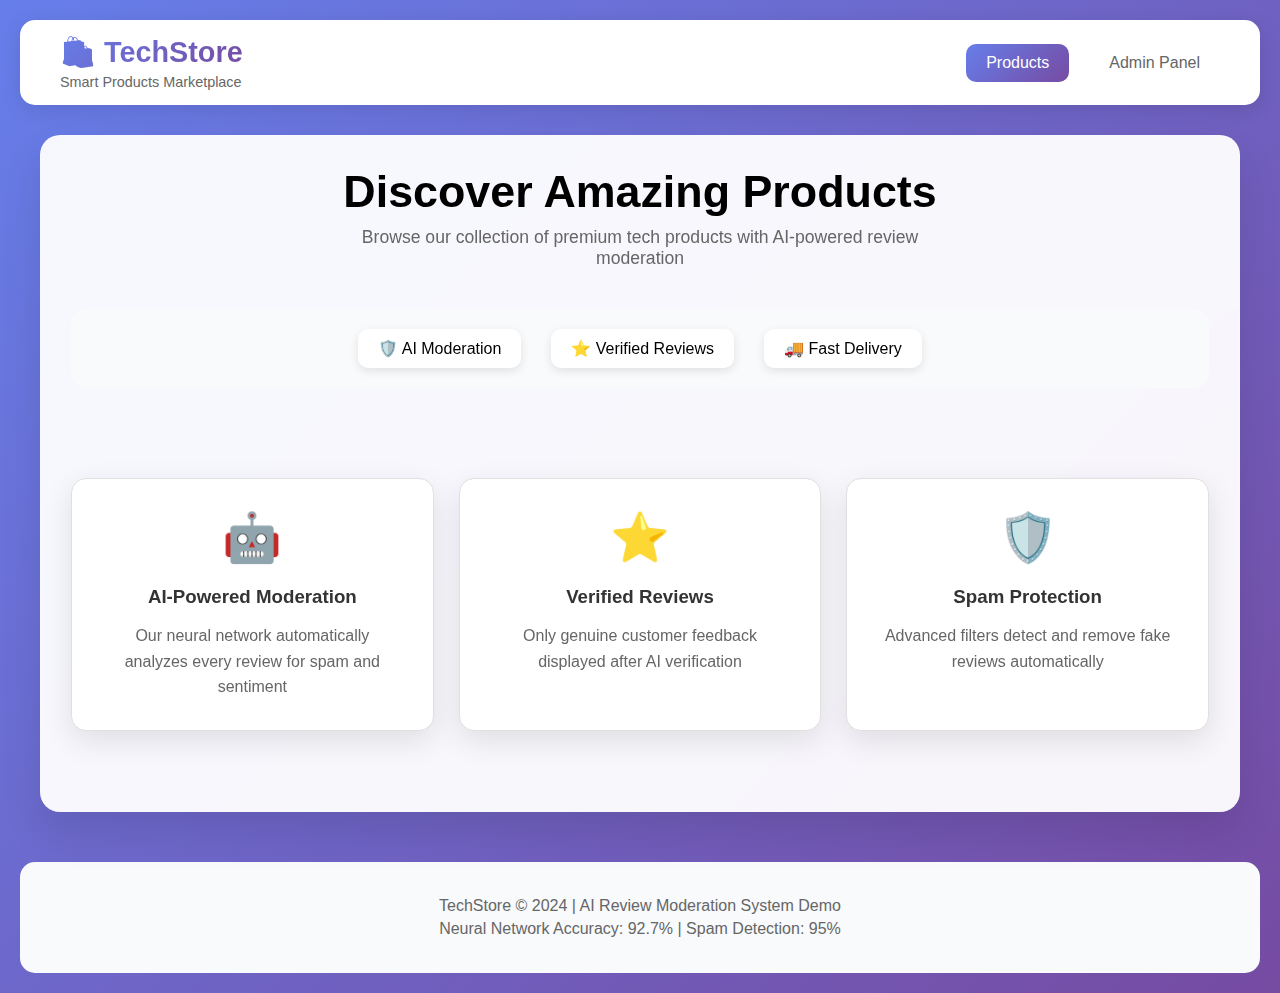
<file: index.html>
<!DOCTYPE html>
<html lang="en">
<head>
    <meta charset="UTF-8">
    <meta name="viewport" content="width=device-width, initial-scale=1.0">
    <title>TechStore - Smart Products</title>
    <link rel="stylesheet" href="/style.css">
    <style>
        .products-grid {
            display: grid;
            grid-template-columns: repeat(auto-fill, minmax(300px, 1fr));
            gap: 25px;
            margin: 40px 0;
        }
        
        .product-card {
            background: white;
            border-radius: 15px;
            padding: 20px;
            box-shadow: 0 10px 30px rgba(0, 0, 0, 0.1);
            transition: all 0.3s ease;
            border: 1px solid #e0e0e0;
            display: flex;
            flex-direction: column;
        }
        
        .product-card:hover {
            transform: translateY(-5px);
            box-shadow: 0 15px 40px rgba(0, 0, 0, 0.15);
        }
        
        .product-image {
            font-size: 3em;
            text-align: center;
            margin-bottom: 20px;
        }
        
        .product-info h3 {
            margin: 0 0 10px 0;
            color: #333;
            font-size: 1.3em;
        }
        
        .category {
            color: #667eea;
            font-size: 0.9em;
            font-weight: 600;
            margin-bottom: 10px;
        }
        
        .description {
            color: #666;
            font-size: 0.95em;
            line-height: 1.5;
            margin-bottom: 20px;
            flex-grow: 1;
        }
        
        .product-footer {
            display: flex;
            justify-content: space-between;
            align-items: center;
            margin-bottom: 20px;
        }
        
        .price {
            font-size: 1.4em;
            font-weight: bold;
            color: #764ba2;
        }
        
        .rating {
            display: flex;
            align-items: center;
            gap: 5px;
        }
        
        .review-count {
            color: #666;
            font-size: 0.9em;
        }
        
        .view-btn {
            display: block;
            text-align: center;
            padding: 12px;
            background: linear-gradient(135deg, #667eea 0%, #764ba2 100%);
            color: white;
            text-decoration: none;
            border-radius: 10px;
            font-weight: 600;
            transition: all 0.3s ease;
        }
        
        .view-btn:hover {
            transform: scale(1.05);
            box-shadow: 0 5px 20px rgba(102, 126, 234, 0.4);
        }
        
        .store-header {
            text-align: center;
            margin-bottom: 40px;
        }
        
        .store-header h1 {
            font-size: 2.8em;
            margin-bottom: 10px;
        }
        
        .store-header p {
            color: #666;
            font-size: 1.1em;
            max-width: 600px;
            margin: 0 auto;
        }
        
        .filters {
            background: #f8fafc;
            padding: 20px;
            border-radius: 15px;
            margin-bottom: 30px;
        }
        
        .store-stats {
            display: flex;
            justify-content: center;
            gap: 30px;
            flex-wrap: wrap;
        }
        
        .stat-item {
            display: flex;
            align-items: center;
            gap: 8px;
            padding: 10px 20px;
            background: white;
            border-radius: 10px;
            box-shadow: 0 3px 10px rgba(0, 0, 0, 0.1);
        }
        
        .features {
            display: grid;
            grid-template-columns: repeat(auto-fit, minmax(300px, 1fr));
            gap: 25px;
            margin: 50px 0;
        }
        
        .feature-card {
            background: white;
            padding: 30px;
            border-radius: 15px;
            box-shadow: 0 10px 30px rgba(0, 0, 0, 0.1);
            text-align: center;
            border: 1px solid #e0e0e0;
        }
        
        .feature-icon {
            font-size: 3em;
            margin-bottom: 20px;
        }
        
        .feature-card h3 {
            margin-bottom: 15px;
            color: #333;
        }
        
        .feature-card p {
            color: #666;
            line-height: 1.6;
        }
        
        footer {
            text-align: center;
            margin-top: 50px;
            padding: 30px;
            background: #f8fafc;
            border-radius: 15px;
            color: #666;
        }
        
        footer p {
            margin: 5px 0;
        }
    </style>
</head>
<body>
    <nav class="navbar">
        <div class="nav-container">
            <div class="logo">
                <h1>🛍️ TechStore</h1>
                <p>Smart Products Marketplace</p>
            </div>
            <div class="nav-links">
                <a href="/" class="nav-link active">Products</a>
                <a href="/admin" class="nav-link">Admin Panel</a>
            </div>
        </div>
    </nav>

    <div class="container">
        <header class="store-header">
            <h1>Discover Amazing Products</h1>
            <p>Browse our collection of premium tech products with AI-powered review moderation</p>
        </header>

        <div class="filters">
            <div class="store-stats">
                <span class="stat-item">🛡️ AI Moderation</span>
                <span class="stat-item">⭐ Verified Reviews</span>
                <span class="stat-item">🚚 Fast Delivery</span>
            </div>
        </div>

        <div class="products-grid">
            <!-- Products will be inserted here by Flask -->
        </div>

        <div class="features">
            <div class="feature-card">
                <div class="feature-icon">🤖</div>
                <h3>AI-Powered Moderation</h3>
                <p>Our neural network automatically analyzes every review for spam and sentiment</p>
            </div>
            <div class="feature-card">
                <div class="feature-icon">⭐</div>
                <h3>Verified Reviews</h3>
                <p>Only genuine customer feedback displayed after AI verification</p>
            </div>
            <div class="feature-card">
                <div class="feature-icon">🛡️</div>
                <h3>Spam Protection</h3>
                <p>Advanced filters detect and remove fake reviews automatically</p>
            </div>
        </div>
    </div>

    <footer>
        <p>TechStore © 2024 | AI Review Moderation System Demo</p>
        <p>Neural Network Accuracy: 92.7% | Spam Detection: 95%</p>
    </footer>

    <div id="notification" class="notification"></div>

    <script>
        function showNotification(message, type) {
            let notification = document.getElementById('notification');
            if (!notification) {
                notification = document.createElement('div');
                notification.id = 'notification';
                document.body.appendChild(notification);
            }
            
            notification.textContent = message;
            notification.className = `notification ${type} show`;
            
            setTimeout(() => {
                notification.classList.remove('show');
            }, 2000);
        }
    </script>
</body>
</html>
</file>
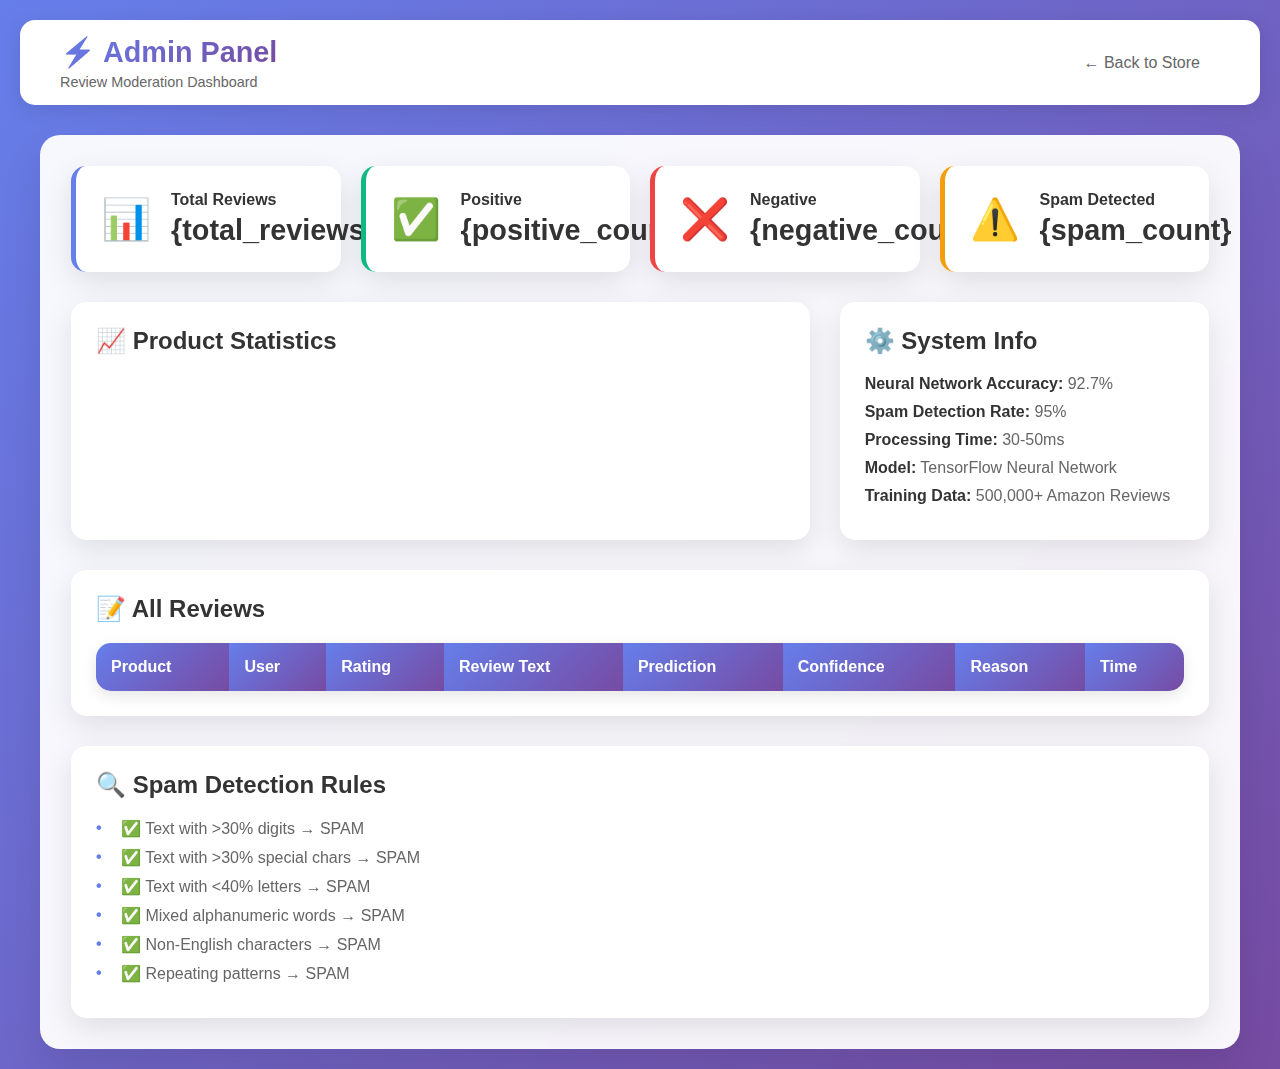
<file: admin.html>
<!DOCTYPE html>
<html lang="en">
<head>
    <meta charset="UTF-8">
    <meta name="viewport" content="width=device-width, initial-scale=1.0">
    <title>Admin Panel - Review Moderation</title>
    <link rel="stylesheet" href="/style.css">
</head>
<body>
    <nav class="navbar">
        <div class="nav-container">
            <div class="logo">
                <h1>⚡ Admin Panel</h1>
                <p>Review Moderation Dashboard</p>
            </div>
            <div class="nav-links">
                <a href="/" class="nav-link">← Back to Store</a>
            </div>
        </div>
    </nav>

    <div class="container">
        <div class="dashboard">
            <div class="stats-overview">
                <div class="stat-card">
                    <div class="stat-icon">📊</div>
                    <div class="stat-info">
                        <h3>Total Reviews</h3>
                        <p class="stat-number">{total_reviews}</p>
                    </div>
                </div>
                
                <div class="stat-card positive">
                    <div class="stat-icon">✅</div>
                    <div class="stat-info">
                        <h3>Positive</h3>
                        <p class="stat-number">{positive_count}</p>
                    </div>
                </div>
                
                <div class="stat-card negative">
                    <div class="stat-icon">❌</div>
                    <div class="stat-info">
                        <h3>Negative</h3>
                        <p class="stat-number">{negative_count}</p>
                    </div>
                </div>
                
                <div class="stat-card spam">
                    <div class="stat-icon">⚠️</div>
                    <div class="stat-info">
                        <h3>Spam Detected</h3>
                        <p class="stat-number">{spam_count}</p>
                    </div>
                </div>
            </div>

            <div class="dashboard-grid">
                <div class="dashboard-card">
                    <h2>📈 Product Statistics</h2>
                    <div class="products-stats">
                        <!-- PRODUCTS_STATS_PLACEHOLDER -->
                    </div>
                </div>
                
                <div class="dashboard-card">
                    <h2>⚙️ System Info</h2>
                    <div class="system-info">
                        <p><strong>Neural Network Accuracy:</strong> 92.7%</p>
                        <p><strong>Spam Detection Rate:</strong> 95%</p>
                        <p><strong>Processing Time:</strong> 30-50ms</p>
                        <p><strong>Model:</strong> TensorFlow Neural Network</p>
                        <p><strong>Training Data:</strong> 500,000+ Amazon Reviews</p>
                    </div>
                </div>
            </div>

            <div class="dashboard-card full-width">
                <h2>📝 All Reviews</h2>
                <div class="table-container">
                    <table class="admin-table">
                        <thead>
                            <tr>
                                <th>Product</th>
                                <th>User</th>
                                <th>Rating</th>
                                <th>Review Text</th>
                                <th>Prediction</th>
                                <th>Confidence</th>
                                <th>Reason</th>
                                <th>Time</th>
                            </tr>
                        </thead>
                        <tbody>
                            <!-- REVIEWS_TABLE_PLACEHOLDER -->
                        </tbody>
                    </table>
                </div>
            </div>
            
            <div class="dashboard-card">
                <h2>🔍 Spam Detection Rules</h2>
                <ul class="rules-list">
                    <li>✅ Text with >30% digits → SPAM</li>
                    <li>✅ Text with >30% special chars → SPAM</li>
                    <li>✅ Text with <40% letters → SPAM</li>
                    <li>✅ Mixed alphanumeric words → SPAM</li>
                    <li>✅ Non-English characters → SPAM</li>
                    <li>✅ Repeating patterns → SPAM</li>
                </ul>
            </div>
        </div>
    </div>

    <script>
        document.addEventListener('DOMContentLoaded', function() {
            // Анимация строк таблицы
            const rows = document.querySelectorAll('.admin-table tbody tr');
            rows.forEach((row, index) => {
                row.style.opacity = '0';
                row.style.transform = 'translateX(-20px)';
                
                setTimeout(() => {
                    row.style.transition = 'all 0.5s ease';
                    row.style.opacity = '1';
                    row.style.transform = 'translateX(0)';
                }, index * 100);
            });
        });
    </script>
</body>
</html>
</file>
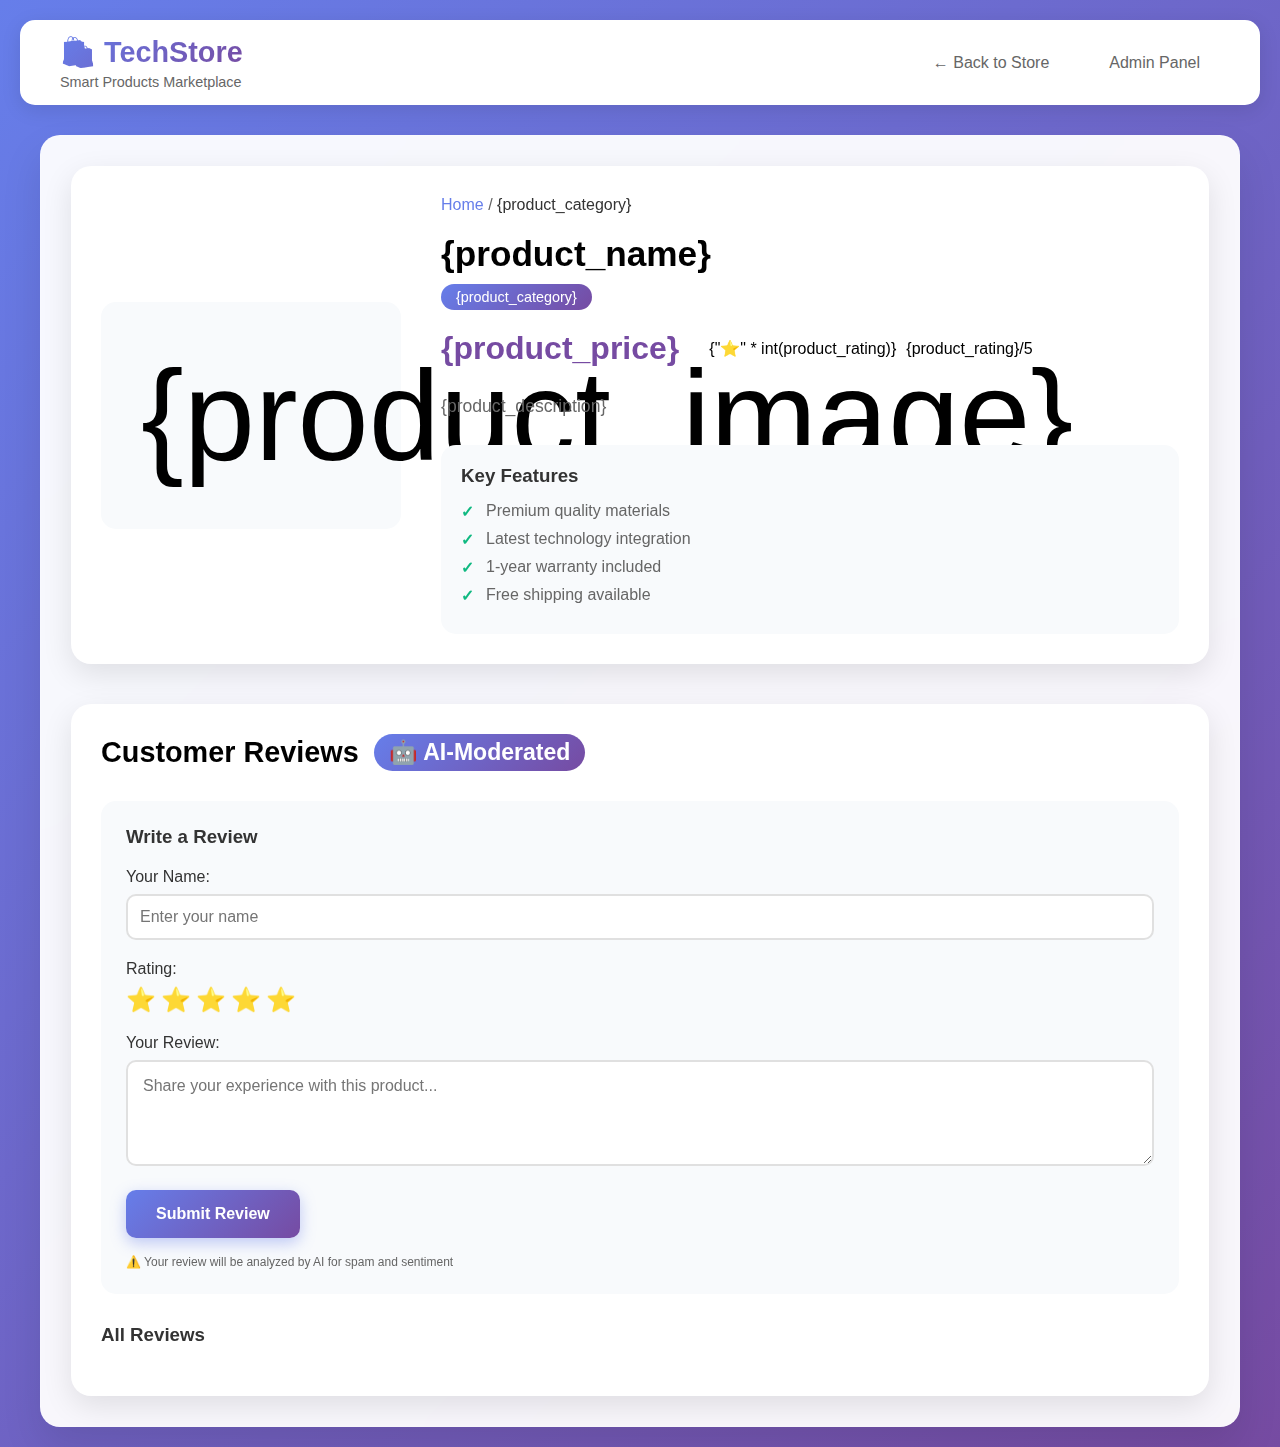
<file: product.html>
<!DOCTYPE html>
<html lang="en">
<head>
    <meta charset="UTF-8">
    <meta name="viewport" content="width=device-width, initial-scale=1.0">
    <title>{product_name} - TechStore</title>
    <link rel="stylesheet" href="/style.css">
</head>
<body>
    <nav class="navbar">
        <div class="nav-container">
            <div class="logo">
                <h1>🛍️ TechStore</h1>
                <p>Smart Products Marketplace</p>
            </div>
            <div class="nav-links">
                <a href="/" class="nav-link">← Back to Store</a>
                <a href="/admin" class="nav-link">Admin Panel</a>
            </div>
        </div>
    </nav>

    <div class="container">
        <div class="product-page">
            <div class="product-main">
                <div class="product-image-large">
                    <div class="image-placeholder">{product_image}</div>
                </div>
                
                <div class="product-details">
                    <div class="product-breadcrumb">
                        <a href="/">Home</a> / <span>{product_category}</span>
                    </div>
                    
                    <h1>{product_name}</h1>
                    <div class="product-category">{product_category}</div>
                    
                    <div class="product-price-rating">
                        <div class="price-tag">{product_price}</div>
                        <div class="product-rating">
                            <span class="stars">{"⭐" * int(product_rating)}</span>
                            <span class="rating-value">{product_rating}/5</span>
                        </div>
                    </div>
                    
                    <p class="product-description">{product_description}</p>
                    
                    <div class="product-features">
                        <h3>Key Features</h3>
                        <ul>
                            <li>Premium quality materials</li>
                            <li>Latest technology integration</li>
                            <li>1-year warranty included</li>
                            <li>Free shipping available</li>
                        </ul>
                    </div>
                </div>
            </div>

            <div class="reviews-section">
                <h2>Customer Reviews <span class="ai-badge">🤖 AI-Moderated</span></h2>
                
                <div class="review-form-container">
                    <h3>Write a Review</h3>
                    <form id="reviewForm">
                        <input type="hidden" id="product_id" value="{product_id}">
                        
                        <div class="form-group">
                            <label for="user_name">Your Name:</label>
                            <input type="text" id="user_name" required placeholder="Enter your name">
                        </div>
                        
                        <div class="form-group">
                            <label>Rating:</label>
                            <div class="star-rating">
                                <span class="star" data-value="1">⭐</span>
                                <span class="star" data-value="2">⭐</span>
                                <span class="star" data-value="3">⭐</span>
                                <span class="star" data-value="4">⭐</span>
                                <span class="star" data-value="5">⭐</span>
                            </div>
                            <input type="hidden" id="rating" value="5">
                        </div>
                        
                        <div class="form-group">
                            <label for="review_text">Your Review:</label>
                            <textarea id="review_text" rows="4" required placeholder="Share your experience with this product..."></textarea>
                        </div>
                        
                        <button type="submit" class="submit-review-btn">
                            <span>Submit Review</span>
                            <div class="loading" style="display: none;"></div>
                        </button>
                        
                        <div class="form-note">
                            <small>⚠️ Your review will be analyzed by AI for spam and sentiment</small>
                        </div>
                    </form>
                </div>

                <div class="reviews-list">
                    <h3>All Reviews</h3>
                    <!-- REVIEWS_PLACEHOLDER -->
                </div>
            </div>
        </div>
    </div>

    <div id="notification" class="notification"></div>

    <script>
        // Звёздный рейтинг
        document.querySelectorAll('.star').forEach(star => {
            star.addEventListener('click', () => {
                const rating = star.getAttribute('data-value');
                document.getElementById('rating').value = rating;
                
                document.querySelectorAll('.star').forEach(s => {
                    s.style.color = s.getAttribute('data-value') <= rating ? '#ffd700' : '#ccc';
                });
            });
        });
        
        // Устанавливаем начальный рейтинг 5 звёзд
        document.querySelectorAll('.star').forEach(s => {
            s.style.color = s.getAttribute('data-value') <= 5 ? '#ffd700' : '#ccc';
        });

        // Отправка отзыва
        document.getElementById('reviewForm').addEventListener('submit', async (e) => {
            e.preventDefault();
            
            const submitBtn = document.querySelector('.submit-review-btn');
            const btnText = submitBtn.querySelector('span');
            const loading = submitBtn.querySelector('.loading');
            
            const reviewData = {
                product_id: document.getElementById('product_id').value,
                user_name: document.getElementById('user_name').value,
                rating: document.getElementById('rating').value,
                text: document.getElementById('review_text').value
            };
            
            if (!reviewData.text.trim()) {
                showNotification('Please write your review!', 'warning');
                return;
            }
            
            btnText.style.display = 'none';
            loading.style.display = 'inline-block';
            submitBtn.disabled = true;
            
            try {
                const response = await fetch('/submit_review', {
                    method: 'POST',
                    headers: {'Content-Type': 'application/json'},
                    body: JSON.stringify(reviewData)
                });
                
                const result = await response.json();
                
                if (result.success) {
                    showNotification(`Review submitted! AI analysis: ${result.prediction}`, 'success');
                    // Очистка формы
                    document.getElementById('user_name').value = '';
                    document.getElementById('review_text').value = '';
                    document.getElementById('rating').value = '5';
                    document.querySelectorAll('.star').forEach(s => {
                        s.style.color = s.getAttribute('data-value') <= 5 ? '#ffd700' : '#ccc';
                    });
                    
                    // Перезагрузка страницы через 2 секунды
                    setTimeout(() => location.reload(), 2000);
                } else {
                    showNotification(`Error: ${result.error}`, 'error');
                }
                
            } catch (error) {
                showNotification('Error submitting review', 'error');
                console.error(error);
            } finally {
                btnText.style.display = 'inline-block';
                loading.style.display = 'none';
                submitBtn.disabled = false;
            }
        });
        
        function showNotification(message, type) {
            const notification = document.getElementById('notification');
            notification.textContent = message;
            notification.className = `notification ${type} show`;
            
            setTimeout(() => {
                notification.classList.remove('show');
            }, 3000);
        }
    </script>
</body>
</html>
</file>
<file: style.css>
* {
    margin: 0;
    padding: 0;
    box-sizing: border-box;
}

body {
    font-family: 'Segoe UI', Tahoma, Geneva, Verdana, sans-serif;
    background: linear-gradient(135deg, #667eea 0%, #764ba2 100%);
    min-height: 100vh;
    padding: 20px;
}

.container {
    max-width: 1200px;
    margin: 0 auto;
    background: rgba(255, 255, 255, 0.95);
    backdrop-filter: blur(10px);
    padding: 30px;
    border-radius: 20px;
    box-shadow: 0 20px 40px rgba(0, 0, 0, 0.1);
    border: 1px solid rgba(255, 255, 255, 0.2);
}

/* Navbar styles */
.navbar {
    background: white;
    padding: 15px 0;
    margin-bottom: 30px;
    border-radius: 15px;
    box-shadow: 0 5px 20px rgba(0, 0, 0, 0.1);
}

.nav-container {
    max-width: 1200px;
    margin: 0 auto;
    padding: 0 20px;
    display: flex;
    justify-content: space-between;
    align-items: center;
}

.logo h1 {
    margin: 0;
    font-size: 1.8em;
    background: linear-gradient(135deg, #667eea, #764ba2);
    -webkit-background-clip: text;
    -webkit-text-fill-color: transparent;
}

.logo p {
    margin: 5px 0 0 0;
    color: #666;
    font-size: 0.9em;
}

.nav-links {
    display: flex;
    gap: 20px;
}

.nav-link {
    text-decoration: none;
    color: #666;
    padding: 10px 20px;
    border-radius: 10px;
    transition: all 0.3s ease;
    font-weight: 500;
}

.nav-link:hover {
    background: linear-gradient(135deg, #667eea 0%, #764ba2 100%);
    color: white;
    transform: translateY(-2px);
}

.nav-link.active {
    background: linear-gradient(135deg, #667eea 0%, #764ba2 100%);
    color: white;
}

/* Product page styles */
.product-page {
    display: flex;
    flex-direction: column;
    gap: 40px;
}

.product-main {
    display: grid;
    grid-template-columns: 300px 1fr;
    gap: 40px;
    background: white;
    padding: 30px;
    border-radius: 20px;
    box-shadow: 0 10px 30px rgba(0, 0, 0, 0.1);
}

.product-image-large {
    display: flex;
    align-items: center;
    justify-content: center;
}

.image-placeholder {
    font-size: 8em;
    padding: 40px;
    background: #f8fafc;
    border-radius: 15px;
    width: 100%;
    text-align: center;
}

.product-breadcrumb {
    margin-bottom: 20px;
    color: #666;
}

.product-breadcrumb a {
    color: #667eea;
    text-decoration: none;
}

.product-breadcrumb span {
    color: #333;
}

.product-details h1 {
    text-align: left;
    font-size: 2.2em;
    margin-bottom: 10px;
}

.product-category {
    display: inline-block;
    background: linear-gradient(135deg, #667eea 0%, #764ba2 100%);
    color: white;
    padding: 5px 15px;
    border-radius: 20px;
    font-size: 0.9em;
    margin-bottom: 20px;
}

.product-price-rating {
    display: flex;
    align-items: center;
    gap: 30px;
    margin-bottom: 25px;
}

.price-tag {
    font-size: 2em;
    font-weight: bold;
    color: #764ba2;
}

.product-rating {
    display: flex;
    align-items: center;
    gap: 10px;
}

.product-description {
    color: #666;
    line-height: 1.6;
    margin-bottom: 25px;
    font-size: 1.1em;
}

.product-features {
    background: #f8fafc;
    padding: 20px;
    border-radius: 15px;
}

.product-features h3 {
    margin-bottom: 15px;
    color: #333;
}

.product-features ul {
    list-style: none;
    padding-left: 0;
}

.product-features li {
    margin-bottom: 10px;
    color: #666;
    position: relative;
    padding-left: 25px;
}

.product-features li:before {
    content: "✓";
    position: absolute;
    left: 0;
    color: #10b981;
    font-weight: bold;
}

/* Reviews section */
.reviews-section {
    background: white;
    padding: 30px;
    border-radius: 20px;
    box-shadow: 0 10px 30px rgba(0, 0, 0, 0.1);
}

.reviews-section h2 {
    margin-bottom: 30px;
    font-size: 1.8em;
    display: flex;
    align-items: center;
    gap: 15px;
}

.ai-badge {
    background: linear-gradient(135deg, #667eea 0%, #764ba2 100%);
    color: white;
    padding: 5px 15px;
    border-radius: 20px;
    font-size: 0.8em;
}

.review-form-container {
    background: #f8fafc;
    padding: 25px;
    border-radius: 15px;
    margin-bottom: 30px;
}

.review-form-container h3 {
    margin-bottom: 20px;
    color: #333;
}

.form-group {
    margin-bottom: 20px;
}

.form-group label {
    display: block;
    margin-bottom: 8px;
    color: #333;
    font-weight: 500;
}

.form-group input[type="text"] {
    width: 100%;
    padding: 12px;
    border: 2px solid #e0e0e0;
    border-radius: 10px;
    font-size: 16px;
    transition: all 0.3s ease;
}

.form-group input[type="text"]:focus {
    outline: none;
    border-color: #667eea;
    box-shadow: 0 0 0 3px rgba(102, 126, 234, 0.1);
}

.star-rating {
    display: flex;
    gap: 5px;
    margin-bottom: 10px;
}

.star {
    font-size: 1.5em;
    cursor: pointer;
    transition: all 0.3s ease;
    color: #ccc;
}

.star:hover {
    transform: scale(1.2);
}

textarea {
    width: 100%;
    padding: 15px;
    border: 2px solid #e0e0e0;
    border-radius: 10px;
    font-size: 16px;
    font-family: inherit;
    resize: vertical;
    transition: all 0.3s ease;
    background: white;
}

textarea:focus {
    outline: none;
    border-color: #667eea;
    background: white;
    box-shadow: 0 0 0 3px rgba(102, 126, 234, 0.1);
}

.form-note {
    margin-top: 15px;
    color: #666;
    font-size: 0.9em;
}

/* Submit button */
.submit-review-btn {
    background: linear-gradient(135deg, #667eea 0%, #764ba2 100%);
    color: white;
    padding: 15px 30px;
    border: none;
    border-radius: 10px;
    cursor: pointer;
    font-size: 16px;
    font-weight: 600;
    transition: all 0.3s ease;
    box-shadow: 0 5px 15px rgba(102, 126, 234, 0.4);
    display: flex;
    align-items: center;
    gap: 10px;
}

.submit-review-btn:hover:not(:disabled) {
    transform: translateY(-3px);
    box-shadow: 0 8px 25px rgba(102, 126, 234, 0.6);
}

.submit-review-btn:disabled {
    opacity: 0.7;
    cursor: not-allowed;
}

/* Reviews list */
.reviews-list {
    margin-top: 30px;
}

.reviews-list h3 {
    margin-bottom: 20px;
    color: #333;
}

.review-card {
    background: #f8fafc;
    padding: 20px;
    border-radius: 15px;
    margin-bottom: 20px;
    border-left: 5px solid #667eea;
}

.review-card.positive {
    border-left-color: #10b981;
}

.review-card.negative {
    border-left-color: #ef4444;
}

.review-card.spam {
    border-left-color: #f59e0b;
}

.review-header {
    display: flex;
    align-items: center;
    gap: 15px;
    margin-bottom: 15px;
    flex-wrap: wrap;
}

.reviewer {
    font-weight: 600;
    color: #333;
    min-width: 120px;
}

.review-rating {
    color: #ffd700;
    min-width: 80px;
}

/* FIXED: Prediction badge - теперь всегда в одну строку */
.sentiment-badge {
    padding: 6px 12px;
    border-radius: 15px;
    font-size: 0.8em;
    font-weight: 600;
    white-space: nowrap; /* Важно: запрещаем перенос строк */
    display: inline-flex;
    align-items: center;
    gap: 5px;
    min-width: 140px;
    justify-content: center;
}

.sentiment-badge.positive {
    background: #10b981;
    color: white;
}

.sentiment-badge.negative {
    background: #ef4444;
    color: white;
}

.sentiment-badge.spam {
    background: #f59e0b;
    color: white;
}

.review-text {
    color: #666;
    line-height: 1.6;
    margin-bottom: 15px;
}

.review-footer {
    display: flex;
    justify-content: space-between;
    align-items: center;
    color: #999;
    font-size: 0.9em;
    flex-wrap: wrap;
    gap: 10px;
}

.reason {
    color: #f59e0b;
    font-style: italic;
    max-width: 300px;
    word-wrap: break-word;
}

.no-reviews {
    text-align: center;
    padding: 40px;
    color: #666;
}

.no-reviews h3 {
    margin-bottom: 10px;
    color: #333;
}

/* Admin panel styles */
.dashboard {
    display: flex;
    flex-direction: column;
    gap: 30px;
}

.stats-overview {
    display: grid;
    grid-template-columns: repeat(auto-fit, minmax(200px, 1fr));
    gap: 20px;
}

.stat-card {
    background: white;
    padding: 25px;
    border-radius: 15px;
    box-shadow: 0 10px 30px rgba(0, 0, 0, 0.1);
    display: flex;
    align-items: center;
    gap: 20px;
    border-left: 5px solid #667eea;
}

.stat-card.positive {
    border-left-color: #10b981;
}

.stat-card.negative {
    border-left-color: #ef4444;
}

.stat-card.spam {
    border-left-color: #f59e0b;
}

.stat-icon {
    font-size: 2.5em;
}

.stat-info h3 {
    margin-bottom: 5px;
    color: #333;
    font-size: 1em;
}

.stat-number {
    font-size: 1.8em;
    font-weight: bold;
    color: #333;
}

.dashboard-grid {
    display: grid;
    grid-template-columns: 2fr 1fr;
    gap: 30px;
}

.dashboard-card {
    background: white;
    padding: 25px;
    border-radius: 15px;
    box-shadow: 0 10px 30px rgba(0, 0, 0, 0.1);
}

.dashboard-card.full-width {
    grid-column: 1 / -1;
}

.dashboard-card h2 {
    margin-bottom: 20px;
    color: #333;
    display: flex;
    align-items: center;
    gap: 10px;
}

.products-stats {
    display: grid;
    gap: 15px;
}

.product-stat {
    background: #f8fafc;
    padding: 15px;
    border-radius: 10px;
}

.product-stat h4 {
    margin-bottom: 10px;
    color: #333;
}

.product-stat p {
    color: #666;
    margin-bottom: 5px;
}

.system-info p {
    margin-bottom: 10px;
    color: #666;
}

.system-info strong {
    color: #333;
}

.table-container {
    overflow-x: auto;
    border-radius: 15px;
    box-shadow: 0 5px 15px rgba(0, 0, 0, 0.1);
}

.admin-table {
    width: 100%;
    border-collapse: collapse;
    background: white;
}

.admin-table th {
    background: linear-gradient(135deg, #667eea 0%, #764ba2 100%);
    color: white;
    padding: 15px;
    text-align: left;
    font-weight: 600;
    white-space: nowrap;
}

.admin-table td {
    padding: 15px;
    border-bottom: 1px solid #e5e7eb;
    color: #666;
    vertical-align: middle;
}

.admin-table tr:hover {
    background: #f8fafc;
}

/* FIXED: Ячейка Prediction в таблице админки */
.admin-table .sentiment-badge {
    padding: 6px 12px;
    border-radius: 15px;
    font-size: 0.8em;
    font-weight: 600;
    white-space: nowrap; /* Запрещаем перенос */
    display: inline-block;
    text-align: center;
    min-width: 100px;
    max-width: 120px;
    overflow: hidden;
    text-overflow: ellipsis;
}

.review-text-cell {
    max-width: 200px;
    word-wrap: break-word;
}

/* FIXED: Строка таблицы с отзывами */
.review-row td {
    white-space: nowrap;
}

.review-row .review-text-cell {
    white-space: normal;
    max-width: 250px;
    min-width: 200px;
}

.rules-list {
    list-style: none;
    padding-left: 0;
}

.rules-list li {
    margin-bottom: 10px;
    padding-left: 25px;
    position: relative;
    color: #666;
}

.rules-list li:before {
    content: "•";
    position: absolute;
    left: 0;
    color: #667eea;
    font-weight: bold;
}

/* Notification */
.notification {
    position: fixed;
    top: 20px;
    right: 20px;
    padding: 15px 25px;
    border-radius: 10px;
    color: white;
    font-weight: 600;
    box-shadow: 0 10px 30px rgba(0, 0, 0, 0.2);
    transform: translateX(400px);
    transition: transform 0.3s ease;
    z-index: 1000;
    max-width: 400px;
    word-wrap: break-word;
}

.notification.show {
    transform: translateX(0);
}

.notification.success {
    background: linear-gradient(135deg, #10b981, #059669);
}

.notification.error {
    background: linear-gradient(135deg, #ef4444, #dc2626);
}

.notification.warning {
    background: linear-gradient(135deg, #f59e0b, #d97706);
}

/* Loading animation */
.loading {
    display: inline-block;
    width: 20px;
    height: 20px;
    border: 3px solid #f3f3f3;
    border-top: 3px solid #667eea;
    border-radius: 50%;
    animation: spin 1s linear infinite;
}

@keyframes spin {
    0% { transform: rotate(0deg); }
    100% { transform: rotate(360deg); }
}

/* Main page products grid */
.products-grid {
    display: grid;
    grid-template-columns: repeat(auto-fill, minmax(300px, 1fr));
    gap: 25px;
    margin: 40px 0;
}

.product-card {
    background: white;
    border-radius: 15px;
    padding: 20px;
    box-shadow: 0 10px 30px rgba(0, 0, 0, 0.1);
    transition: all 0.3s ease;
    border: 1px solid #e0e0e0;
    display: flex;
    flex-direction: column;
}

.product-card:hover {
    transform: translateY(-5px);
    box-shadow: 0 15px 40px rgba(0, 0, 0, 0.15);
}

.product-image {
    font-size: 3em;
    text-align: center;
    margin-bottom: 20px;
}

.product-info h3 {
    margin: 0 0 10px 0;
    color: #333;
    font-size: 1.3em;
}

.category {
    color: #667eea;
    font-size: 0.9em;
    font-weight: 600;
    margin-bottom: 10px;
}

.description {
    color: #666;
    font-size: 0.95em;
    line-height: 1.5;
    margin-bottom: 20px;
    flex-grow: 1;
}

.product-footer {
    display: flex;
    justify-content: space-between;
    align-items: center;
    margin-bottom: 20px;
}

.price {
    font-size: 1.4em;
    font-weight: bold;
    color: #764ba2;
}

.rating {
    display: flex;
    align-items: center;
    gap: 5px;
}

.review-count {
    color: #666;
    font-size: 0.9em;
}

.view-btn {
    display: block;
    text-align: center;
    padding: 12px;
    background: linear-gradient(135deg, #667eea 0%, #764ba2 100%);
    color: white;
    text-decoration: none;
    border-radius: 10px;
    font-weight: 600;
    transition: all 0.3s ease;
}

.view-btn:hover {
    transform: scale(1.05);
    box-shadow: 0 5px 20px rgba(102, 126, 234, 0.4);
}

.store-header {
    text-align: center;
    margin-bottom: 40px;
}

.store-header h1 {
    font-size: 2.8em;
    margin-bottom: 10px;
}

.store-header p {
    color: #666;
    font-size: 1.1em;
    max-width: 600px;
    margin: 0 auto;
}

.filters {
    background: #f8fafc;
    padding: 20px;
    border-radius: 15px;
    margin-bottom: 30px;
}

.store-stats {
    display: flex;
    justify-content: center;
    gap: 30px;
    flex-wrap: wrap;
}

.stat-item {
    display: flex;
    align-items: center;
    gap: 8px;
    padding: 10px 20px;
    background: white;
    border-radius: 10px;
    box-shadow: 0 3px 10px rgba(0, 0, 0, 0.1);
}

.features {
    display: grid;
    grid-template-columns: repeat(auto-fit, minmax(300px, 1fr));
    gap: 25px;
    margin: 50px 0;
}

.feature-card {
    background: white;
    padding: 30px;
    border-radius: 15px;
    box-shadow: 0 10px 30px rgba(0, 0, 0, 0.1);
    text-align: center;
    border: 1px solid #e0e0e0;
}

.feature-icon {
    font-size: 3em;
    margin-bottom: 20px;
}

.feature-card h3 {
    margin-bottom: 15px;
    color: #333;
}

.feature-card p {
    color: #666;
    line-height: 1.6;
}

footer {
    text-align: center;
    margin-top: 50px;
    padding: 30px;
    background: #f8fafc;
    border-radius: 15px;
    color: #666;
}

footer p {
    margin: 5px 0;
}

/* Responsive design */
@media (max-width: 768px) {
    .container {
        padding: 20px;
    }
    
    .nav-container {
        flex-direction: column;
        gap: 15px;
        text-align: center;
    }
    
    .product-main {
        grid-template-columns: 1fr;
    }
    
    .image-placeholder {
        font-size: 5em;
        padding: 20px;
    }
    
    .dashboard-grid {
        grid-template-columns: 1fr;
    }
    
    .admin-table {
        font-size: 14px;
    }
    
    .admin-table th,
    .admin-table td {
        padding: 10px;
    }
    
    .review-header {
        flex-direction: column;
        align-items: flex-start;
        gap: 10px;
    }
    
    .sentiment-badge {
        min-width: 120px;
    }
    
    .products-grid {
        grid-template-columns: 1fr;
    }
    
    .store-stats {
        flex-direction: column;
        align-items: center;
    }
    
    .features {
        grid-template-columns: 1fr;
    }
}

@media (max-width: 480px) {
    .product-price-rating {
        flex-direction: column;
        align-items: flex-start;
        gap: 15px;
    }
    
    .review-footer {
        flex-direction: column;
        align-items: flex-start;
    }
    
    .sentiment-badge {
        font-size: 0.7em;
        padding: 4px 8px;
    }
}
</file>
